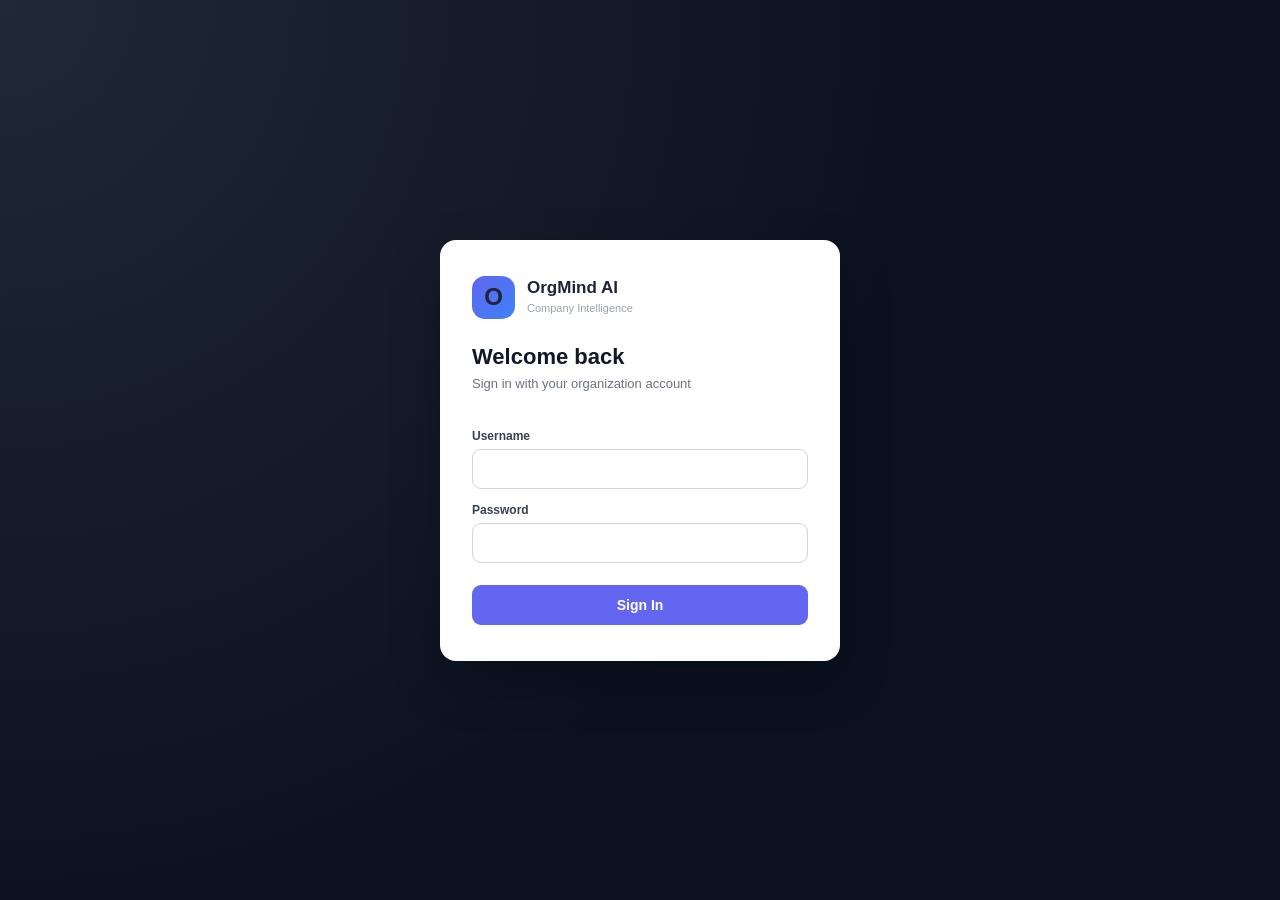
<file: frontend/index.html>
<!DOCTYPE html>
<html lang="en">
<head>
    <meta charset="UTF-8">
    <meta name="viewport" content="width=device-width, initial-scale=1.0">
    <title>OrgMind AI</title>
    <script src="api.js"></script>
</head>
<body>
    <script>
        const token = getToken();
        const user = getStoredUser();
        if (token && user) {
            window.location.href = user.role === "manager" ? "manager.html" : "employee.html";
        } else {
            window.location.href = "login.html";
        }
    </script>
</body>
</html>
</file>
<file: frontend/style.css>
﻿* {
    margin: 0;
    padding: 0;
    box-sizing: border-box;
}

body {
    font-family: Inter, "Segoe UI", Arial, sans-serif;
    background: #f7f8fc;
    color: #202438;
}

button, textarea {
    font: inherit;
}

button {
    cursor: pointer;
}

.app-container {
    display: flex;
    height: 100vh;
    overflow: hidden;
}

/* Sidebar */

.sidebar {
    width: 265px;
    background: #111827;
    color: white;
    padding: 25px 18px;
    display: flex;
    flex-direction: column;
    flex-shrink: 0;
}

.brand {
    display: flex;
    align-items: center;
    gap: 12px;
    margin-bottom: 35px;
}

.brand-icon {
    width: 43px;
    height: 43px;
    border-radius: 13px;
    background: linear-gradient(135deg, #6366f1, #3b82f6);
    display: grid;
    place-items: center;
    font-size: 24px;
    font-weight: bold;
}

.brand h2 {
    font-size: 17px;
}

.brand span {
    color: #9ca3af;
    font-size: 11px;
}

.new-chat {
    width: 100%;
    padding: 13px;
    background: #273449;
    color: white;
    border: 1px solid #3b4b62;
    border-radius: 10px;
    text-align: left;
    font-size: 13px;
    margin-bottom: 35px;
}

.new-chat:hover {
    background: #35445c;
}

.new-chat span {
    margin-right: 9px;
    font-size: 19px;
}

.section-label {
    color: #8793a7;
    font-size: 10px;
    font-weight: bold;
    letter-spacing: 1.2px;
    margin: 0 0 14px 10px;
}

.suggestion {
    width: 100%;
    padding: 12px 10px;
    color: #cbd5e1;
    background: transparent;
    border: none;
    border-radius: 8px;
    text-align: left;
    font-size: 13px;
}

.suggestion:hover {
    background: #263449;
}

.suggestion span {
    margin-right: 12px;
    color: #818cf8;
}

.sidebar-footer {
    margin-top: auto;
    padding: 14px 8px;
    border-top: 1px solid #293548;
    display: flex;
    align-items: center;
    gap: 8px;
    color: #aab5c6;
    font-size: 11px;
}

.status-dot {
    width: 8px;
    height: 8px;
    background: #22c55e;
    border-radius: 50%;
    display: inline-block;
}

.online {
    color: #4ade80;
    margin-left: auto;
}

/* Main */

.main-content {
    flex: 1;
    min-width: 0;
    display: flex;
    flex-direction: column;
}

.topbar {
    height: 78px;
    background: white;
    border-bottom: 1px solid #e9ebf1;
    padding: 0 35px;
    display: flex;
    align-items: center;
    justify-content: space-between;
}

.topbar h3 {
    font-size: 16px;
}

.topbar p {
    color: #9299a9;
    font-size: 12px;
    margin-top: 4px;
}

.model-label {
    display: flex;
    align-items: center;
    gap: 9px;
    background: #f0fdf4;
    color: #15803d;
    padding: 9px 13px;
    border-radius: 20px;
    font-size: 11px;
    font-weight: 600;
}

/* Chat area */

.chat-area {
    flex: 1;
    overflow-y: auto;
    padding: 35px 20px;
}

.welcome-screen {
    max-width: 700px;
    margin: 55px auto 0;
    text-align: center;
}

.welcome-icon {
    width: 62px;
    height: 62px;
    display: grid;
    place-items: center;
    margin: 0 auto 22px;
    background: #e9eaff;
    color: #6366f1;
    border-radius: 20px;
    font-size: 32px;
}

.welcome-screen h1 {
    font-size: 30px;
    margin-bottom: 13px;
}

.welcome-screen h1 span {
    color: #6366f1;
}

.welcome-screen > p {
    color: #8b92a4;
    font-size: 14px;
    line-height: 1.8;
}

.suggestion-grid {
    display: grid;
    grid-template-columns: 1fr 1fr;
    gap: 13px;
    margin-top: 35px;
}

.suggestion-card {
    background: white;
    border: 1px solid #e8eaf2;
    border-radius: 13px;
    padding: 18px;
    text-align: left;
    display: flex;
    flex-direction: column;
    gap: 9px;
    transition: 0.2s;
}

.suggestion-card:hover {
    border-color: #818cf8;
    transform: translateY(-2px);
}

.suggestion-card span {
    color: #6366f1;
    font-size: 20px;
}

.suggestion-card strong {
    font-size: 13px;
}

.suggestion-card small {
    color: #9299a9;
    font-size: 11px;
}

/* Messages */

.messages {
    max-width: 850px;
    margin: 0 auto;
    display: flex;
    flex-direction: column;
    gap: 25px;
}

.message {
    display: flex;
    gap: 12px;
    align-items: flex-start;
}

.message.user {
    justify-content: flex-end;
}

.avatar {
    width: 34px;
    height: 34px;
    border-radius: 11px;
    background: #e9eaff;
    color: #6366f1;
    display: grid;
    place-items: center;
    flex-shrink: 0;
    font-weight: bold;
}

.user .avatar {
    order: 2;
    background: #e0e7ff;
    color: #4338ca;
}

.message-content {
    max-width: 75%;
    padding: 14px 17px;
    border-radius: 13px;
    background: white;
    border: 1px solid #eceef4;
    font-size: 13px;
    line-height: 1.8;
    overflow-wrap: anywhere;
}

.user .message-content {
    background: #6366f1;
    color: white;
    border: none;
}

.message-content strong {
    font-weight: 700;
}

.typing {
    color: #858ca0;
    font-size: 13px;
}

/* Input */

.input-area {
    background: #f7f8fc;
    padding: 15px 25px 20px;
}

.chat-form {
    max-width: 850px;
    margin: 0 auto;
    background: white;
    border: 1px solid #e1e4ed;
    border-radius: 15px;
    padding: 10px 12px 10px 18px;
    display: flex;
    align-items: flex-end;
    gap: 12px;
    box-shadow: 0 5px 20px rgba(0,0,0,0.03);
}

.chat-form:focus-within {
    border-color: #818cf8;
}

.chat-form textarea {
    flex: 1;
    resize: none;
    outline: none;
    border: none;
    background: transparent;
    padding: 8px 0;
    font-size: 13px;
    max-height: 120px;
    color: #202438;
}

.chat-form textarea::placeholder {
    color: #a0a6b5;
}

.chat-form button {
    width: 39px;
    height: 39px;
    border: none;
    border-radius: 11px;
    background: #6366f1;
    color: white;
    font-size: 18px;
}

.chat-form button:hover {
    background: #4f46e5;
}

.chat-form button:disabled {
    opacity: 0.5;
    cursor: not-allowed;
}

.disclaimer {
    text-align: center;
    color: #a0a6b5;
    font-size: 10px;
    margin-top: 12px;
}

/* Mobile */

@media (max-width: 700px) {
    .sidebar {
        display: none;
    }

    .topbar {
        padding: 0 18px;
    }

    .chat-area {
        padding: 20px 13px;
    }

    .welcome-screen {
        margin-top: 35px;
    }

    .welcome-screen h1 {
        font-size: 24px;
    }

    .suggestion-grid {
        grid-template-columns: 1fr;
    }

    .message-content {
        max-width: 85%;
    }

    .input-area {
        padding: 10px;
    }
}
Set-Content -Encoding UTF8 frontend/style.css


/* Improved chat messages */

.message-wrapper {
    display: flex;
    flex-direction: column;
    gap: 6px;
    max-width: 75%;
    animation: messageAppear 0.25s ease;
}

.message-content {
    max-width: 100%;
}

.message-time {
    font-size: 10px;
    color: #9ca3af;
    padding: 0 5px;
}

.user .message-time {
    text-align: right;
}

.message-content h3 {
    font-size: 15px;
    margin: 8px 0;
}

.typing-bubble {
    display: flex;
    align-items: center;
    gap: 5px;
    min-width: 65px;
    min-height: 42px;
}

.typing-bubble span {
    width: 7px;
    height: 7px;
    background: #818cf8;
    border-radius: 50%;
    animation: typingBounce 1.2s infinite ease-in-out;
}

.typing-bubble span:nth-child(2) {
    animation-delay: 0.15s;
}

.typing-bubble span:nth-child(3) {
    animation-delay: 0.3s;
}

.chat-form button:disabled {
    opacity: 0.5;
    cursor: not-allowed;
}

@keyframes typingBounce {
    0%, 60%, 100% {
        transform: translateY(0);
    }
    30% {
        transform: translateY(-6px);
    }
}

@keyframes messageAppear {
    from {
        opacity: 0;
        transform: translateY(8px);
    }
    to {
        opacity: 1;
        transform: translateY(0);
    }
}

@media (max-width: 700px) {
    .message-wrapper {
        max-width: 85%;
    }
}
</file>
<file: frontend/auth.css>
.auth-body {
    min-height: 100vh;
    display: flex;
    align-items: center;
    justify-content: center;
    background: radial-gradient(circle at top left, #1f2937, #0b1120 60%);
    padding: 20px;
}

.auth-card {
    width: 100%;
    max-width: 400px;
    background: white;
    border-radius: 16px;
    padding: 36px 32px;
    box-shadow: 0 20px 50px rgba(0,0,0,0.25);
}

.auth-title {
    font-size: 22px;
    margin-bottom: 6px;
    color: #111827;
}

.auth-subtitle {
    color: #6b7280;
    font-size: 13px;
    margin-bottom: 24px;
}

.auth-form {
    display: flex;
    flex-direction: column;
}

.auth-form label {
    font-size: 12px;
    font-weight: 600;
    color: #374151;
    margin-bottom: 6px;
    margin-top: 14px;
}

.auth-form input {
    padding: 11px 13px;
    border: 1px solid #d1d5db;
    border-radius: 9px;
    font-size: 14px;
    outline: none;
    transition: border-color 0.15s;
}

.auth-form input:focus {
    border-color: #6366f1;
}

.auth-submit {
    margin-top: 22px;
    padding: 12px;
    background: #6366f1;
    color: white;
    border: none;
    border-radius: 9px;
    font-size: 14px;
    font-weight: 600;
}

.auth-submit:hover {
    background: #4f46e5;
}

.auth-submit:disabled {
    opacity: 0.6;
    cursor: not-allowed;
}

.auth-error {
    margin-top: 14px;
    background: #fef2f2;
    color: #b91c1c;
    border: 1px solid #fecaca;
    padding: 10px 12px;
    border-radius: 8px;
    font-size: 12.5px;
}

.spinner {
    display: inline-block;
    width: 14px;
    height: 14px;
    border: 2px solid rgba(255,255,255,0.5);
    border-top-color: white;
    border-radius: 50%;
    animation: spin 0.7s linear infinite;
    margin-right: 8px;
    vertical-align: middle;
}

@keyframes spin {
    to { transform: rotate(360deg); }
}

/* Shared dashboard chrome */

.topbar-right {
    display: flex;
    align-items: center;
    gap: 14px;
}

.user-badge {
    display: flex;
    flex-direction: column;
    align-items: flex-end;
    font-size: 12px;
}

.user-badge strong {
    font-size: 13px;
    color: #111827;
}

.user-badge span {
    color: #9299a9;
    text-transform: capitalize;
}

.logout-btn {
    background: #fef2f2;
    color: #b91c1c;
    border: 1px solid #fecaca;
    padding: 8px 14px;
    border-radius: 9px;
    font-size: 12px;
    font-weight: 600;
}

.logout-btn:hover {
    background: #fee2e2;
}

.nav-tabs {
    display: flex;
    gap: 6px;
    flex-wrap: wrap;
    padding: 14px 25px 0;
    background: white;
    border-bottom: 1px solid #e9ebf1;
}

.nav-tab {
    padding: 10px 16px;
    border: none;
    background: transparent;
    color: #6b7280;
    font-size: 13px;
    font-weight: 600;
    border-radius: 8px 8px 0 0;
    border-bottom: 2px solid transparent;
}

.nav-tab:hover {
    background: #f3f4f6;
}

.nav-tab.active {
    color: #4f46e5;
    border-bottom: 2px solid #4f46e5;
}

.view {
    display: none;
    padding: 24px 28px;
    overflow-y: auto;
    flex: 1;
}

.view.active {
    display: block;
}

.cards-grid {
    display: grid;
    grid-template-columns: repeat(auto-fit, minmax(190px, 1fr));
    gap: 16px;
    margin-bottom: 24px;
}

.stat-card {
    background: white;
    border: 1px solid #e9ebf1;
    border-radius: 13px;
    padding: 18px;
}

.stat-card .stat-label {
    font-size: 11px;
    color: #9299a9;
    text-transform: uppercase;
    letter-spacing: 0.5px;
    margin-bottom: 8px;
}

.stat-card .stat-value {
    font-size: 26px;
    font-weight: 700;
    color: #111827;
}

.panel {
    background: white;
    border: 1px solid #e9ebf1;
    border-radius: 13px;
    padding: 20px;
    margin-bottom: 20px;
}

.panel h3 {
    font-size: 15px;
    margin-bottom: 14px;
    color: #111827;
}

.data-table {
    width: 100%;
    border-collapse: collapse;
    font-size: 13px;
}

.data-table th {
    text-align: left;
    padding: 9px 10px;
    color: #6b7280;
    font-size: 11px;
    text-transform: uppercase;
    border-bottom: 1px solid #e9ebf1;
}

.data-table td {
    padding: 10px 10px;
    border-bottom: 1px solid #f1f2f6;
    color: #202438;
}

.badge {
    display: inline-block;
    padding: 3px 9px;
    border-radius: 20px;
    font-size: 11px;
    font-weight: 600;
}

.badge.ongoing, .badge.in_progress, .badge.present { background: #eff6ff; color: #1d4ed8; }
.badge.completed { background: #f0fdf4; color: #15803d; }
.badge.pending { background: #fffbeb; color: #b45309; }
.badge.planned { background: #f3f4f6; color: #4b5563; }
.badge.cancelled, .badge.absent { background: #fef2f2; color: #b91c1c; }
.badge.high { background: #fef2f2; color: #b91c1c; }
.badge.medium { background: #fffbeb; color: #b45309; }
.badge.low { background: #f0fdf4; color: #15803d; }

.empty-state, .loading-state, .error-state {
    padding: 26px;
    text-align: center;
    color: #9299a9;
    font-size: 13px;
}

.error-state {
    color: #b91c1c;
}

.progress-bar-track {
    width: 100%;
    height: 8px;
    background: #f1f2f6;
    border-radius: 6px;
    overflow: hidden;
}

.progress-bar-fill {
    height: 100%;
    background: linear-gradient(90deg, #6366f1, #3b82f6);
}

.task-card {
    border: 1px solid #e9ebf1;
    border-radius: 11px;
    padding: 14px 16px;
    margin-bottom: 12px;
}

.task-card-header {
    display: flex;
    justify-content: space-between;
    align-items: center;
    margin-bottom: 8px;
    gap: 10px;
}

.task-card-header strong {
    font-size: 14px;
}

.task-controls {
    display: flex;
    gap: 10px;
    align-items: center;
    margin-top: 10px;
    flex-wrap: wrap;
}

.task-controls select, .task-controls input[type="number"] {
    padding: 7px 9px;
    border: 1px solid #d1d5db;
    border-radius: 7px;
    font-size: 12.5px;
}

.task-controls button {
    padding: 7px 14px;
    background: #6366f1;
    color: white;
    border: none;
    border-radius: 7px;
    font-size: 12.5px;
    font-weight: 600;
}

.task-controls button:hover {
    background: #4f46e5;
}

.task-controls button:disabled {
    opacity: 0.6;
    cursor: not-allowed;
}

.inline-save-msg {
    font-size: 11.5px;
    color: #15803d;
}

.inline-save-msg.error {
    color: #b91c1c;
}

.two-col {
    display: grid;
    grid-template-columns: 1fr 1fr;
    gap: 20px;
}

@media (max-width: 900px) {
    .two-col {
        grid-template-columns: 1fr;
    }
}

@media (max-width: 700px) {
    .nav-tabs {
        padding: 10px 14px 0;
        overflow-x: auto;
        flex-wrap: nowrap;
    }
    .view {
        padding: 16px;
    }
    .user-badge {
        display: none;
    }
}
</file>
